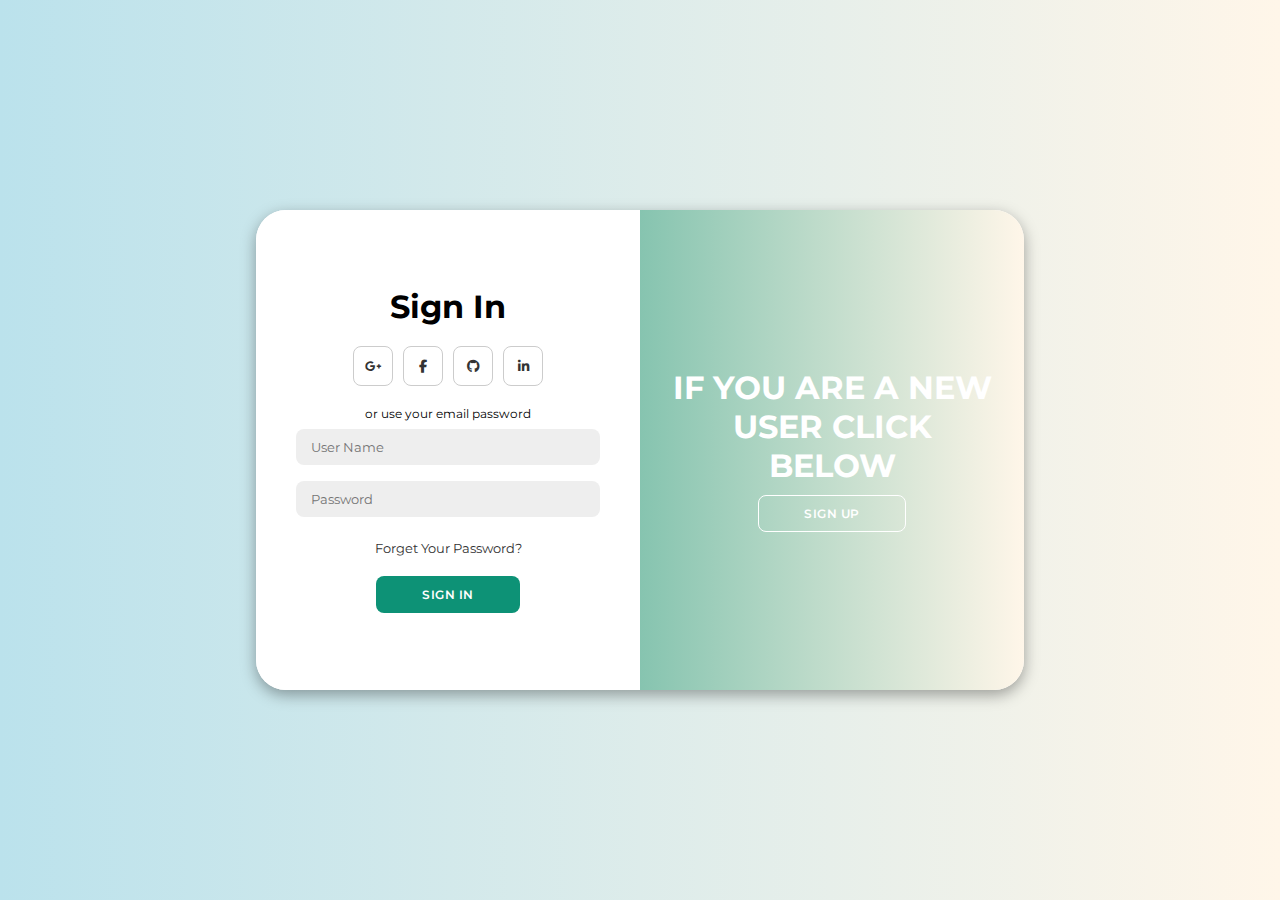
<file: Quiz-Login/index.html>
<!DOCTYPE html>
<html lang="en">
  <head>
    <meta charset="UTF-8" />
    <meta name="viewport" content="width=device-width, initial-scale=1.0" />
    <link
      rel="stylesheet"
      href="https://cdnjs.cloudflare.com/ajax/libs/font-awesome/6.4.2/css/all.min.css"
    />
    <link rel="stylesheet" href="style.css" />
    <title>Quiz Welcome page</title>
  </head>

  <body>
    <style></style>
    <div class="container" id="container">
      <div class="form-container sign-up">
        <form>
          <h1>Create Account</h1>
          <div class="social-icons">
            <a href="#" class="icon"
              ><i class="fa-brands fa-google-plus-g"></i
            ></a>
            <a href="#" class="icon"><i class="fa-brands fa-facebook-f"></i></a>
            <a href="#" class="icon"><i class="fa-brands fa-github"></i></a>
            <a href="#" class="icon"
              ><i class="fa-brands fa-linkedin-in"></i
            ></a>
          </div>
          <span>or use your email for registeration</span>

          <input type="text" placeholder="Name" />
          <input type="email" placeholder="Email" />
          <input type="password" placeholder="Password" />
          <div class="dropdown-container">
            <select id="role" name="role">
              <option value="" disabled selected>Select Role</option>
              <option value="staff">Staff</option>
              <option value="student">Student</option>
            </select>
          </div>
          <button>Sign Up</button>
        </form>
      </div>
      <div class="form-container sign-in">
        <form>
          <h1>Sign In</h1>
          <div class="social-icons">
            <a href="#" class="icon"
              ><i class="fa-brands fa-google-plus-g"></i
            ></a>
            <a href="#" class="icon"><i class="fa-brands fa-facebook-f"></i></a>
            <a href="#" class="icon"><i class="fa-brands fa-github"></i></a>
            <a href="#" class="icon"
              ><i class="fa-brands fa-linkedin-in"></i
            ></a>
          </div>
          <span>or use your email password</span>
          <input type="text" placeholder="User Name" />
          <input type="password" placeholder="Password" />

          <a href="#">Forget Your Password?</a>
          <button>Sign In</button>
        </form>
      </div>
      <div class="toggle-container">
        <div class="toggle">
          <div class="toggle-panel toggle-left">
            <h1>IF YOU ARE A EXISTING USER CLICK BELOW</h1>
            <button class="hidden" id="login">Sign In</button>
          </div>
          <div class="toggle-panel toggle-right">
            <h1>IF YOU ARE A NEW USER CLICK BELOW</h1>
            <button class="hidden" id="register">Sign Up</button>
          </div>
        </div>
      </div>
    </div>
    <script src="script.js"></script>
  </body>
</html>
</file>
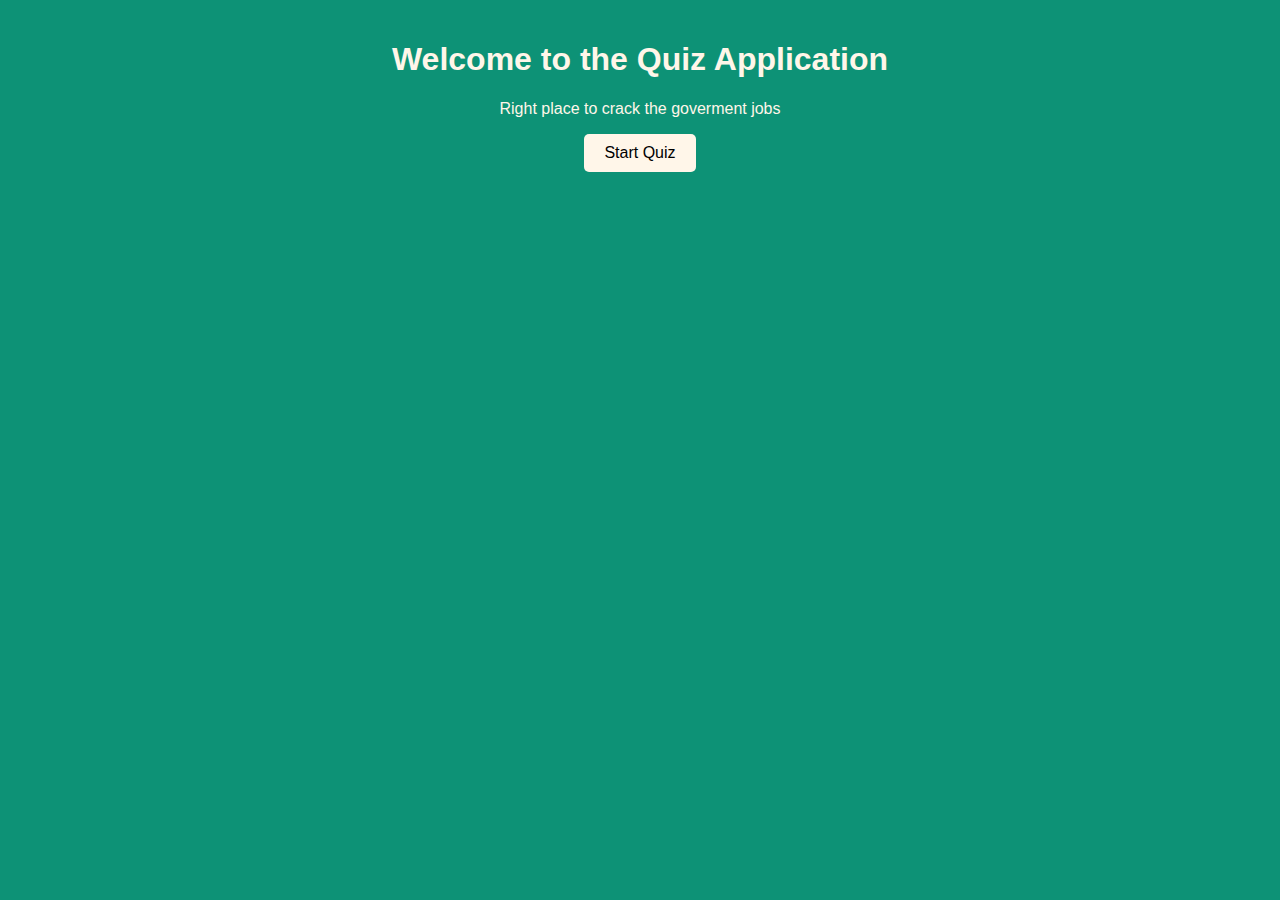
<file: Quiz-Login/landing.html>
<!DOCTYPE html>
<html lang="en">
  <head>
    <meta charset="UTF-8" />
    <meta name="viewport" content="width=device-width, initial-scale=1.0" />
    <title>Quiz Application</title>
    <style>
      body {
        font-family: Arial, sans-serif;
        margin: 0;
        padding: 0;
        background-color: #0d9276;
      }
      .container {
        max-width: 800px;
        margin: 0 auto;
        padding: 20px;
        text-align: center;
      }
      h1 {
        color: #fff6e9;
      }
      p {
        color: #fff6e9;
      }
      .quiz-button {
        display: inline-block;
        padding: 10px 20px;
        background-color: #fff6e9;
        color: black;
        text-decoration: none;
        border-radius: 5px;
        transition: background-color 0.3s;
      }
      .quiz-button:hover {
        background-color: #fff6e9;
      }
      @media only screen and (max-width: 600px) {
        .container {
          padding: 10px;
        }
        h1 {
          font-size: 24px;
        }
        p {
          font-size: 16px;
        }
      }
    </style>
  </head>
  <body>
    <div class="container">
      <h1>Welcome to the Quiz Application</h1>
      <p>Right place to crack the goverment jobs</p>
      <a href="quiz.html" class="quiz-button">Start Quiz</a>
    </div>
  </body>
</html>
</file>
<file: Quiz-Login/style.css>
@import url("https://fonts.googleapis.com/css2?family=Montserrat:wght@300;400;500;600;700&display=swap");

* {
  margin: 0;
  padding: 0;
  box-sizing: border-box;
  font-family: "Montserrat", sans-serif;
}

body {
  background-color: #0d9276;
  background: linear-gradient(to right, #bbe2ec, #fff6e9);
  display: flex;
  align-items: center;
  justify-content: center;
  flex-direction: column;
  height: 100vh;
}

.container {
  background-color: #fff;
  border-radius: 30px;
  box-shadow: 0 5px 15px rgba(0, 0, 0, 0.35);
  position: relative;
  overflow: hidden;
  width: 768px;
  max-width: 100%;
  min-height: 480px;
}

.container p {
  font-size: 14px;
  line-height: 20px;
  letter-spacing: 0.3px;
  margin: 20px 0;
}

.container span {
  font-size: 12px;
}

.container a {
  color: #333;
  font-size: 13px;
  text-decoration: none;
  margin: 15px 0 10px;
}

.container button {
  background-color: #0d9276;
  color: #fff;
  font-size: 12px;
  padding: 10px 45px;
  border: 1px solid transparent;
  border-radius: 8px;
  font-weight: 600;
  letter-spacing: 0.5px;
  text-transform: uppercase;
  margin-top: 10px;
  cursor: pointer;
}

.container button.hidden {
  background-color: transparent;
  border-color: #fff;
}

.container form {
  background-color: #fff;
  display: flex;
  align-items: center;
  justify-content: center;
  flex-direction: column;
  padding: 0 40px;
  height: 100%;
}

.container input {
  background-color: #eee;
  border: none;
  margin: 8px 0;
  padding: 10px 15px;
  font-size: 13px;
  border-radius: 8px;
  width: 100%;
  outline: none;
}

.form-container {
  position: absolute;
  top: 0;
  height: 100%;
  transition: all 0.6s ease-in-out;
}

.sign-in {
  left: 0;
  width: 50%;
  z-index: 2;
}

.container.active .sign-in {
  transform: translateX(100%);
}

.sign-up {
  left: 0;
  width: 50%;
  opacity: 0;
  z-index: 1;
}

.container.active .sign-up {
  transform: translateX(100%);
  opacity: 1;
  z-index: 5;
  animation: move 0.6s;
}
.dropdown-container {
  text-align: center;
  background-color: #eee;
  border: none;
  margin: 8px 0;
  padding: 10px 15px;
  font-size: 13px;
  border-radius: 8px;
  width: 100%;
  outline: none;
  height: 40px;
  display: inline-block;
  position: relative;
}

.dropdown-container select {
  width: 100%;
  border: 2px solid #ccc;
  border-radius: 1px;
  height: 20px;
  margin: 0;
  background-color: #eee;
  border: none;
  outline: none;
  font-size: 13px;
}

@keyframes move {
  0%,
  49.99% {
    opacity: 0;
    z-index: 1;
  }
  50%,
  100% {
    opacity: 1;
    z-index: 5;
  }
}

.social-icons {
  margin: 20px 0;
}

.social-icons a {
  border: 1px solid #ccc;
  border-radius: 20%;
  display: inline-flex;
  justify-content: center;
  align-items: center;
  margin: 0 3px;
  width: 40px;
  height: 40px;
}

.toggle-container {
  position: absolute;
  top: 0;
  left: 50%;
  width: 50%;
  height: 100%;
  overflow: hidden;
  transition: all 0.6s ease-in-out;
  /* border-radius: 150px 0 0 100px; */
  z-index: 1000;
}

.container.active .toggle-container {
  transform: translateX(-100%);
  /* border-radius: 0 150px 100px 0; */
}

.toggle {
  background-color: #0d9276;
  height: 100%;
  background: linear-gradient(to right, #0d9276, #fff6e9);
  color: #fff;
  position: relative;
  left: -100%;
  height: 100%;
  width: 200%;
  transform: translateX(0);
  transition: all 0.6s ease-in-out;
}

.container.active .toggle {
  transform: translateX(50%);
}

.toggle-panel {
  position: absolute;
  width: 50%;
  height: 100%;
  display: flex;
  align-items: center;
  justify-content: center;
  flex-direction: column;
  padding: 0 30px;
  text-align: center;
  top: 0;
  transform: translateX(0);
  transition: all 0.6s ease-in-out;
}

.toggle-left {
  transform: translateX(-200%);
}

.container.active .toggle-left {
  transform: translateX(0);
}

.toggle-right {
  right: 0;
  transform: translateX(0);
}

.container.active .toggle-right {
  transform: translateX(200%);
}
</file>
